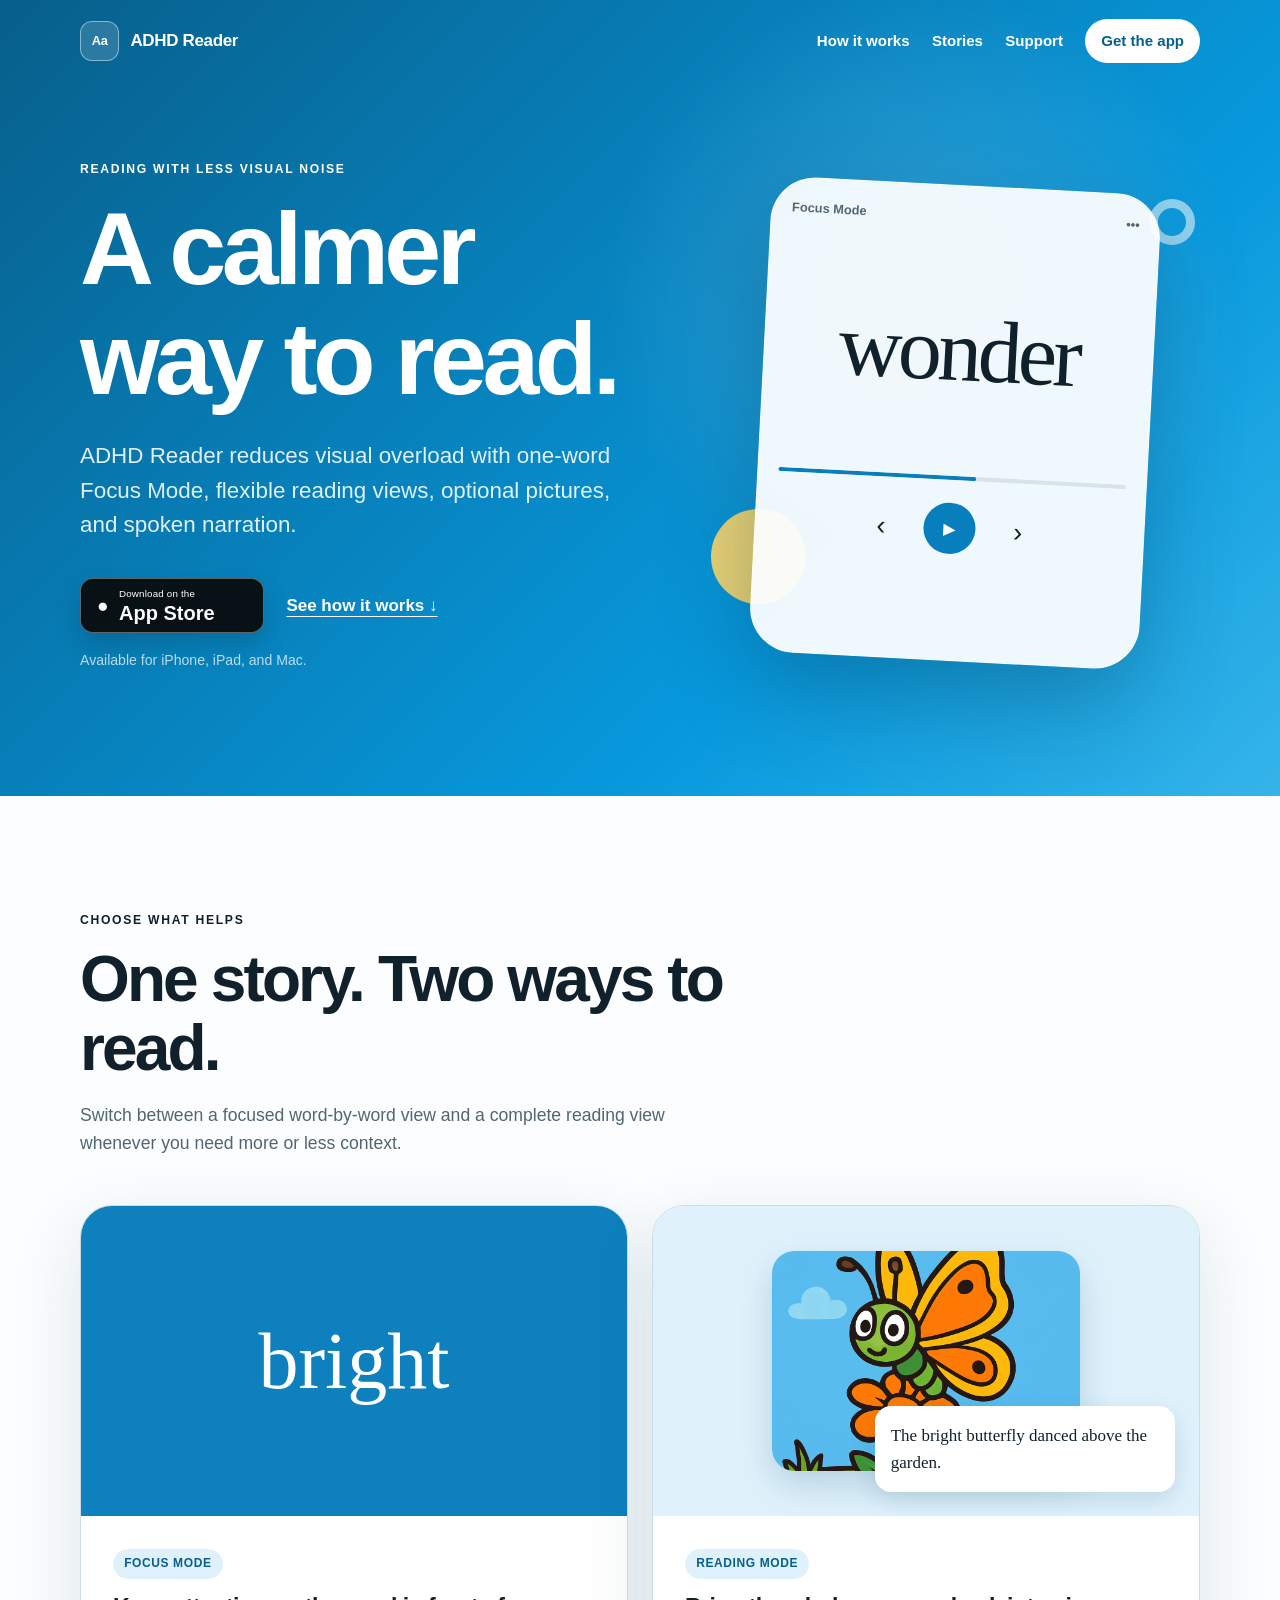
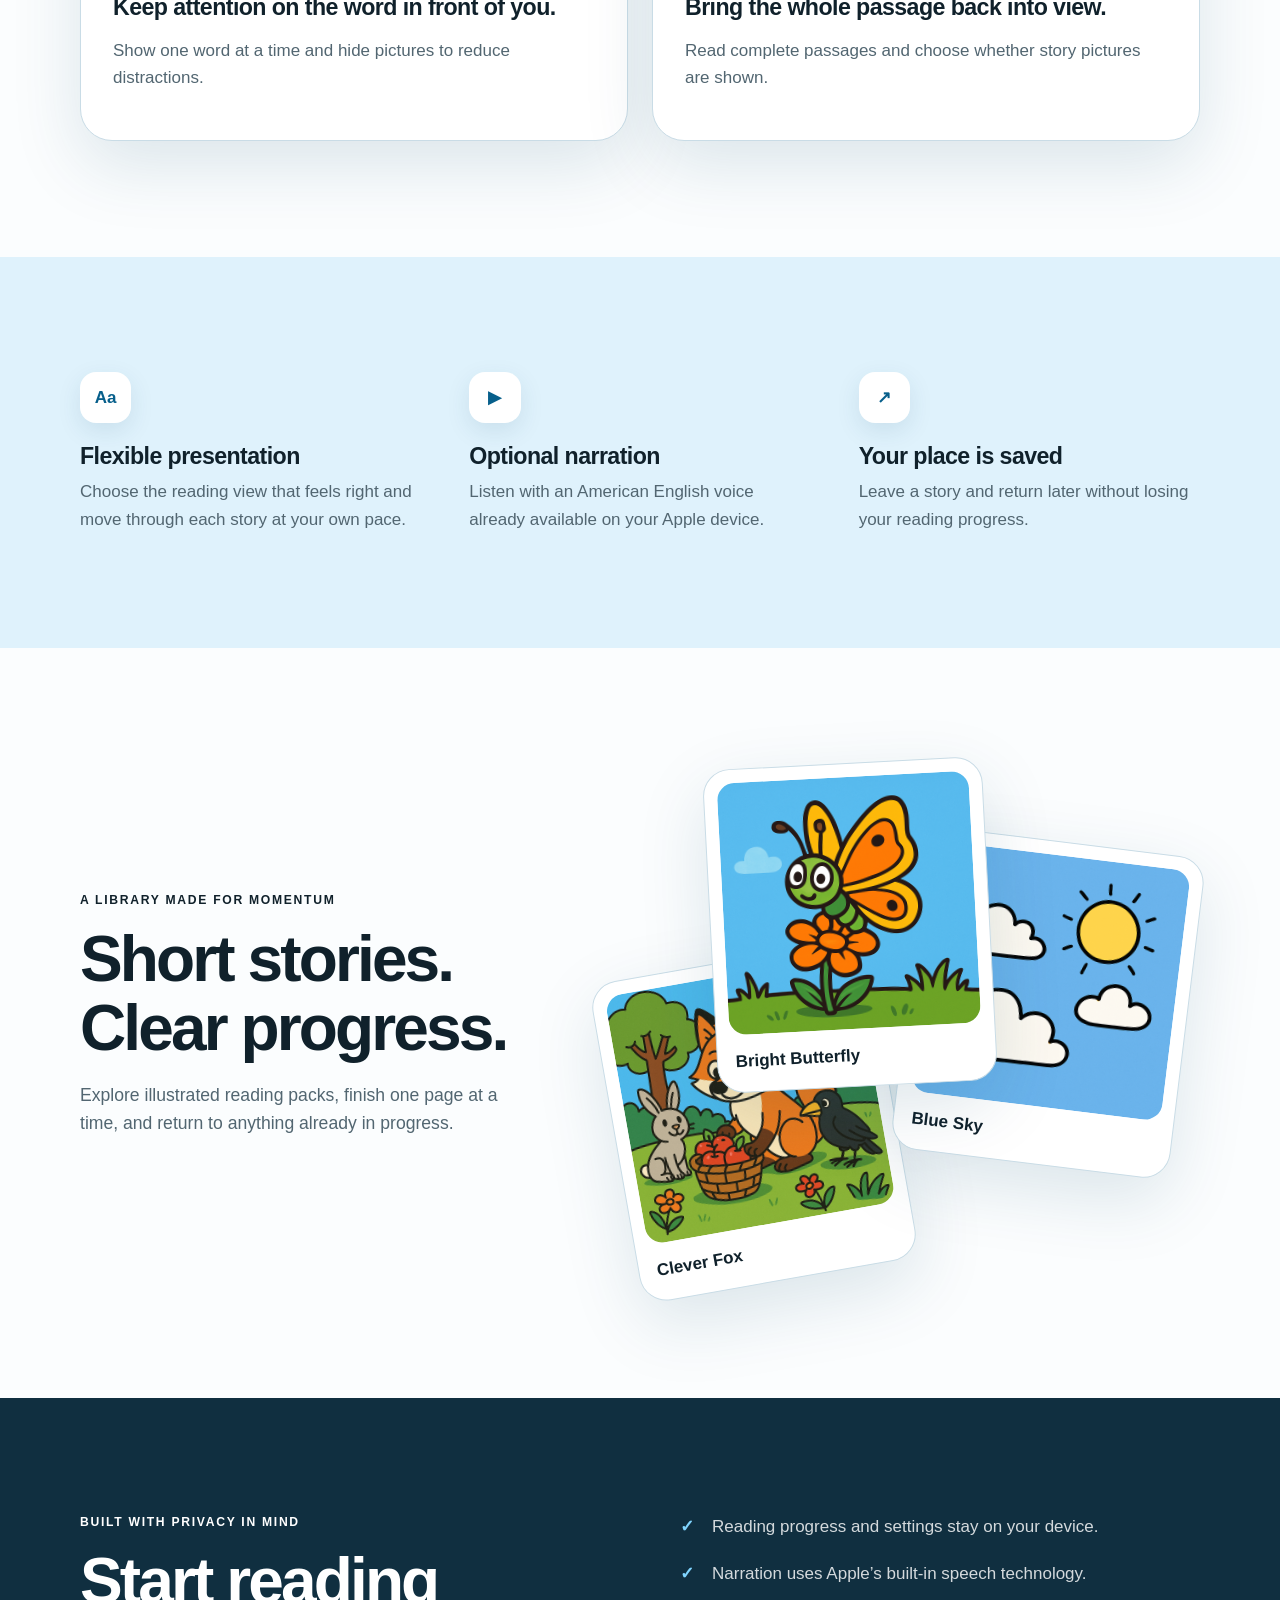
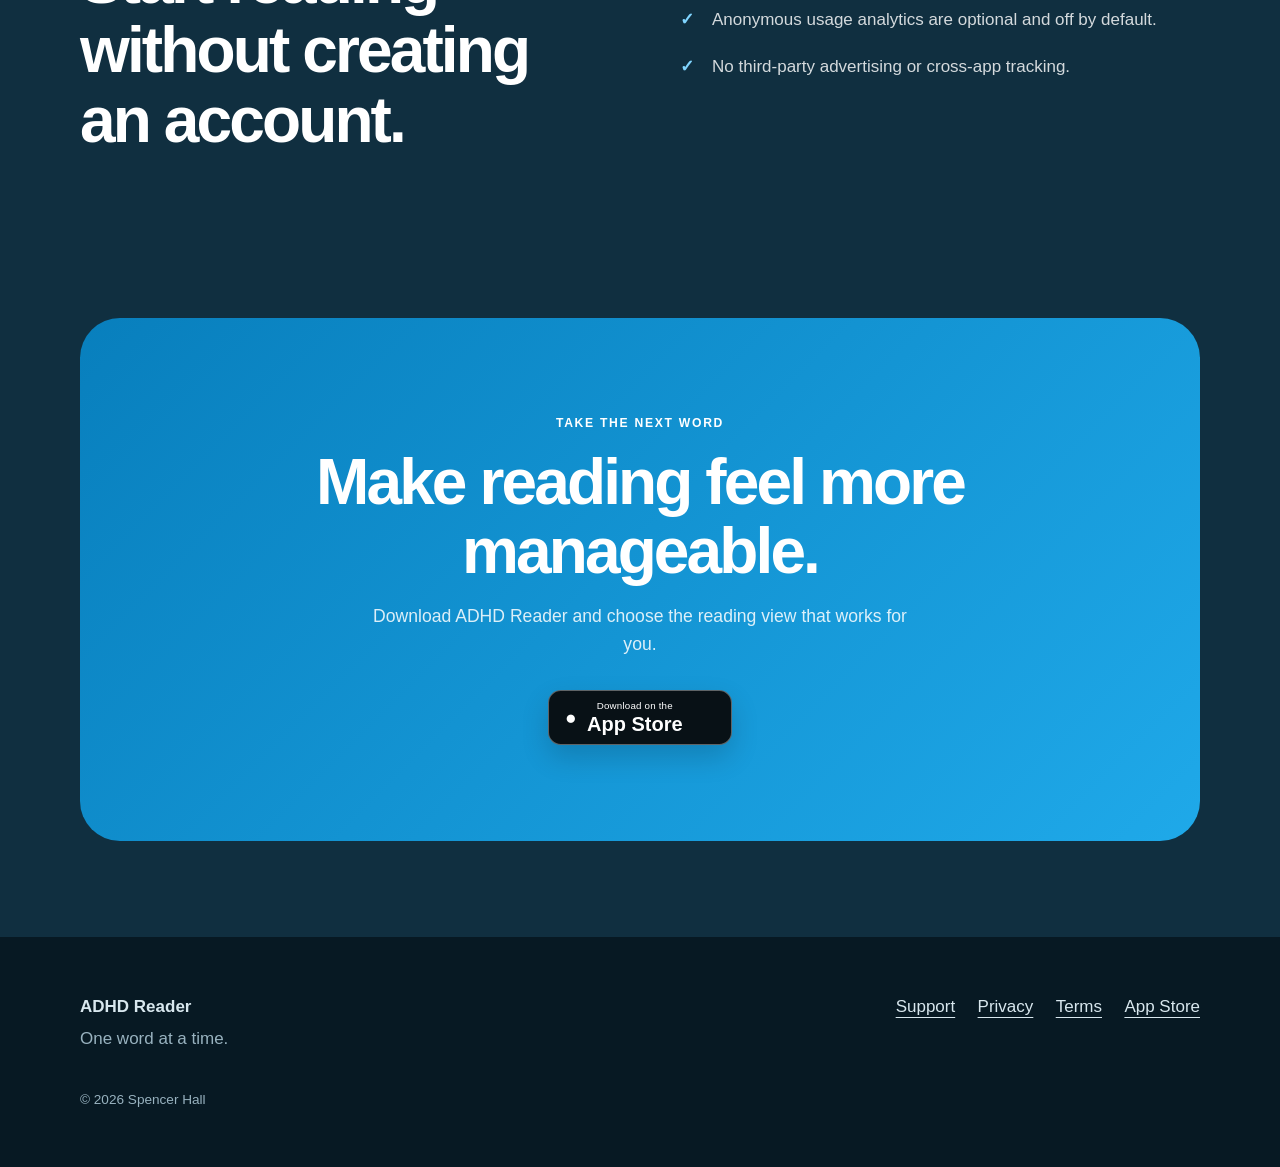
<file: index.html>
<!doctype html>
<html lang="en">
<head>
    <meta charset="utf-8">
    <meta name="viewport" content="width=device-width, initial-scale=1">
    <meta name="description" content="ADHD Reader creates a calmer reading experience with one-word Focus Mode, flexible reading views, optional pictures, and spoken narration.">
    <meta property="og:title" content="ADHD Reader — A calmer way to read">
    <meta property="og:description" content="Reduce visual overload with focused reading, optional pictures, spoken narration, and saved progress.">
    <meta property="og:type" content="website">
    <meta name="theme-color" content="#087fbd">
    <title>ADHD Reader — A Calmer Way to Read</title>
    <link rel="stylesheet" href="styles.css">
</head>
<body>
    <a class="skip-link" href="#main">Skip to content</a>
    <header class="site-header">
        <nav class="nav container" aria-label="Main navigation">
            <a class="brand" href="index.html" aria-label="ADHD Reader home">
                <span class="brand-mark" aria-hidden="true">Aa</span>
                <span>ADHD Reader</span>
            </a>
            <div class="nav-links">
                <a href="#how-it-works">How it works</a>
                <a href="#stories">Stories</a>
                <a href="support.html">Support</a>
                <a class="button button-small" href="https://apps.apple.com/us/app/adhd-reader/id1557040263">Get the app</a>
            </div>
        </nav>
    </header>

    <main id="main">
        <section class="hero">
            <div class="container hero-grid">
                <div class="hero-copy">
                    <p class="eyebrow">Reading with less visual noise</p>
                    <h1>A calmer way to read.</h1>
                    <p class="lede">ADHD Reader reduces visual overload with one-word Focus Mode, flexible reading views, optional pictures, and spoken narration.</p>
                    <div class="hero-actions">
                        <a class="app-store-button" href="https://apps.apple.com/us/app/adhd-reader/id1557040263" aria-label="Download ADHD Reader on the App Store">
                            <span class="apple" aria-hidden="true">●</span>
                            <span><small>Download on the</small>App Store</span>
                        </a>
                        <a class="text-link" href="#how-it-works">See how it works <span aria-hidden="true">↓</span></a>
                    </div>
                    <p class="availability">Available for iPhone, iPad, and Mac.</p>
                </div>

                <div class="focus-demo" aria-label="Demonstration of Focus Mode showing one word at a time">
                    <div class="demo-window">
                        <div class="demo-topbar">
                            <span class="demo-label">Focus Mode</span>
                            <span aria-hidden="true">•••</span>
                        </div>
                        <div class="demo-word" aria-hidden="true">wonder</div>
                        <div class="demo-progress" aria-hidden="true"><span></span></div>
                        <div class="demo-controls" aria-hidden="true">
                            <span>‹</span><span class="demo-play">▶</span><span>›</span>
                        </div>
                    </div>
                    <span class="orbit orbit-one" aria-hidden="true"></span>
                    <span class="orbit orbit-two" aria-hidden="true"></span>
                </div>
            </div>
        </section>

        <section class="section" id="how-it-works">
            <div class="container">
                <div class="section-heading">
                    <p class="eyebrow">Choose what helps</p>
                    <h2>One story. Two ways to read.</h2>
                    <p>Switch between a focused word-by-word view and a complete reading view whenever you need more or less context.</p>
                </div>
                <div class="mode-grid">
                    <article class="mode-card mode-focus">
                        <div class="mode-visual" aria-hidden="true">
                            <span class="single-word">bright</span>
                        </div>
                        <div class="mode-copy">
                            <span class="pill">Focus Mode</span>
                            <h3>Keep attention on the word in front of you.</h3>
                            <p>Show one word at a time and hide pictures to reduce distractions.</p>
                        </div>
                    </article>
                    <article class="mode-card mode-reading">
                        <div class="mode-visual reading-preview" aria-hidden="true">
                            <img src="assets/bright-butterfly.png" alt="">
                            <span>The bright butterfly danced above the garden.</span>
                        </div>
                        <div class="mode-copy">
                            <span class="pill">Reading Mode</span>
                            <h3>Bring the whole passage back into view.</h3>
                            <p>Read complete passages and choose whether story pictures are shown.</p>
                        </div>
                    </article>
                </div>
            </div>
        </section>

        <section class="section soft-section">
            <div class="container benefits-grid">
                <article>
                    <span class="benefit-icon" aria-hidden="true">Aa</span>
                    <h3>Flexible presentation</h3>
                    <p>Choose the reading view that feels right and move through each story at your own pace.</p>
                </article>
                <article>
                    <span class="benefit-icon" aria-hidden="true">▶</span>
                    <h3>Optional narration</h3>
                    <p>Listen with an American English voice already available on your Apple device.</p>
                </article>
                <article>
                    <span class="benefit-icon" aria-hidden="true">↗</span>
                    <h3>Your place is saved</h3>
                    <p>Leave a story and return later without losing your reading progress.</p>
                </article>
            </div>
        </section>

        <section class="section" id="stories">
            <div class="container story-layout">
                <div class="section-heading story-heading">
                    <p class="eyebrow">A library made for momentum</p>
                    <h2>Short stories. Clear progress.</h2>
                    <p>Explore illustrated reading packs, finish one page at a time, and return to anything already in progress.</p>
                </div>
                <div class="story-stack" aria-label="Sample ADHD Reader story packs">
                    <figure class="story-card story-card-one">
                        <img src="assets/bright-butterfly.png" alt="Bright Butterfly story pack artwork">
                        <figcaption>Bright Butterfly</figcaption>
                    </figure>
                    <figure class="story-card story-card-two">
                        <img src="assets/blue-sky.png" alt="Blue Sky story pack artwork">
                        <figcaption>Blue Sky</figcaption>
                    </figure>
                    <figure class="story-card story-card-three">
                        <img src="assets/clever-fox.png" alt="Clever Fox story pack artwork">
                        <figcaption>Clever Fox</figcaption>
                    </figure>
                </div>
            </div>
        </section>

        <section class="section trust-section">
            <div class="container trust-grid">
                <div>
                    <p class="eyebrow">Built with privacy in mind</p>
                    <h2>Start reading without creating an account.</h2>
                </div>
                <ul class="check-list">
                    <li>Reading progress and settings stay on your device.</li>
                    <li>Narration uses Apple’s built-in speech technology.</li>
                    <li>Anonymous usage analytics are optional and off by default.</li>
                    <li>No third-party advertising or cross-app tracking.</li>
                </ul>
            </div>
        </section>

        <section class="cta-section">
            <div class="container cta-card">
                <p class="eyebrow">Take the next word</p>
                <h2>Make reading feel more manageable.</h2>
                <p>Download ADHD Reader and choose the reading view that works for you.</p>
                <a class="app-store-button app-store-button-light" href="https://apps.apple.com/us/app/adhd-reader/id1557040263" aria-label="Download ADHD Reader on the App Store">
                    <span class="apple" aria-hidden="true">●</span>
                    <span><small>Download on the</small>App Store</span>
                </a>
            </div>
        </section>
    </main>

    <footer class="site-footer">
        <div class="container footer-grid">
            <div><strong>ADHD Reader</strong><p>One word at a time.</p></div>
            <nav aria-label="Footer navigation">
                <a href="support.html">Support</a>
                <a href="privacy.html">Privacy</a>
                <a href="terms.html">Terms</a>
                <a href="https://apps.apple.com/us/app/adhd-reader/id1557040263">App Store</a>
            </nav>
            <p class="copyright">&copy; 2026 Spencer Hall</p>
        </div>
    </footer>
</body>
</html>
</file>
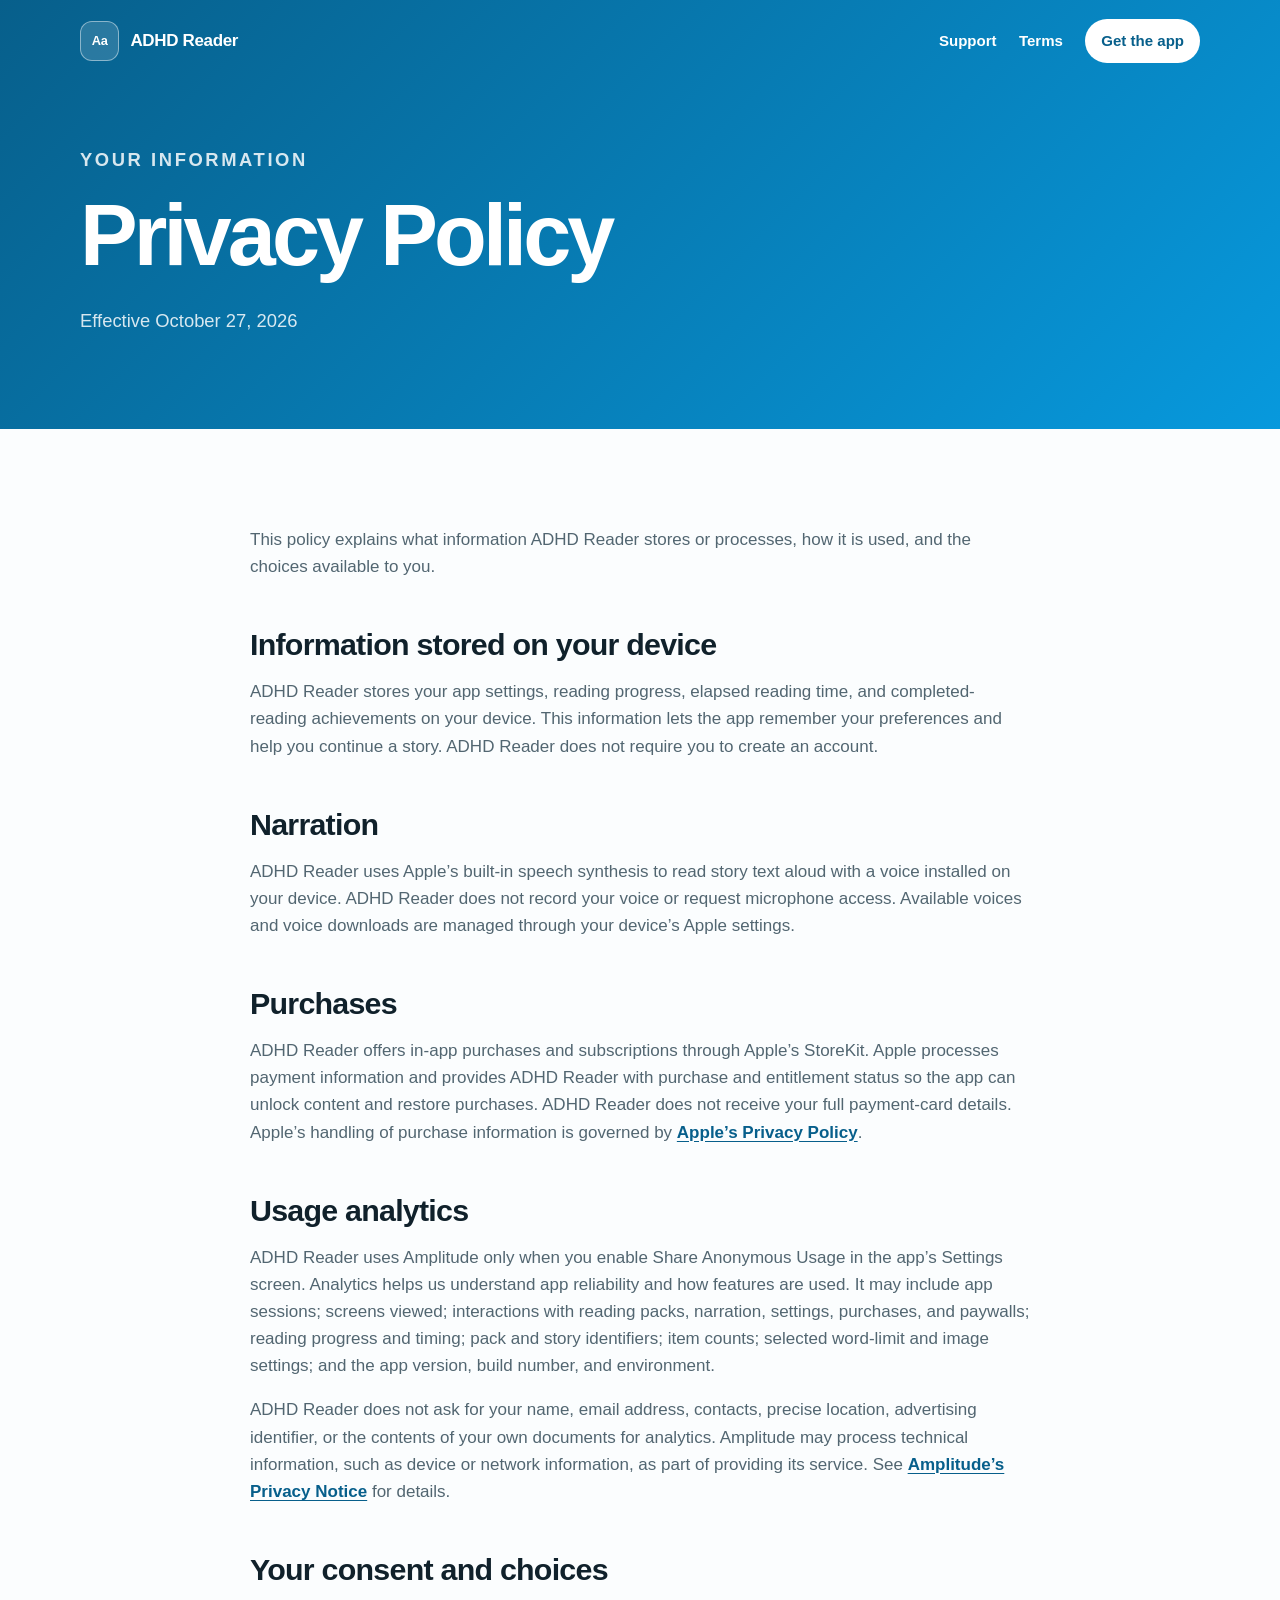
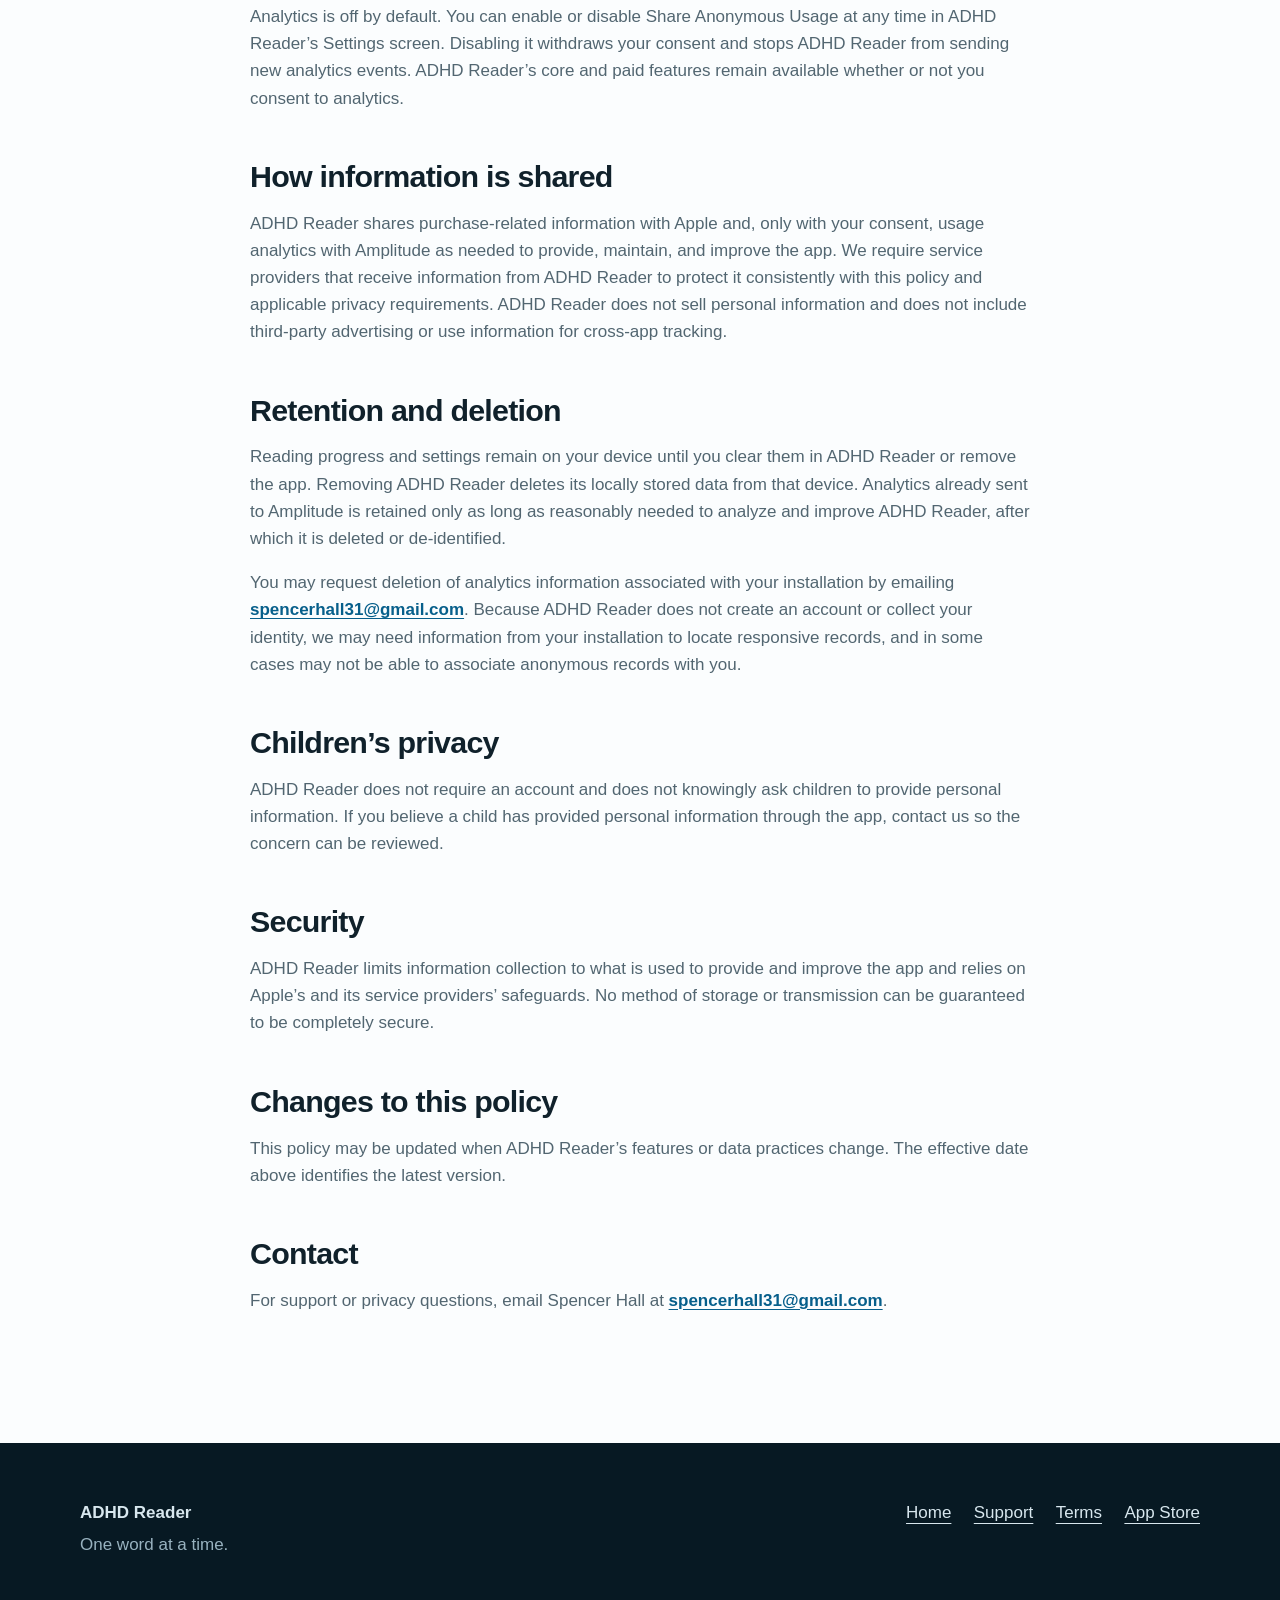
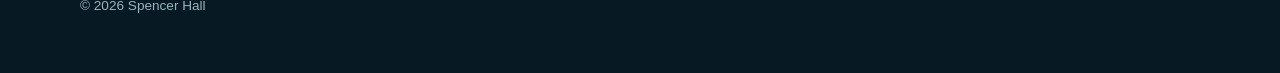
<file: privacy.html>
<!doctype html>
<html lang="en">
<head>
    <meta charset="utf-8">
    <meta name="viewport" content="width=device-width, initial-scale=1">
    <meta name="description" content="Privacy policy for ADHD Reader.">
    <title>Privacy Policy — ADHD Reader</title>
    <link rel="stylesheet" href="styles.css">
</head>
<body>
    <a class="skip-link" href="#main">Skip to content</a>
    <header class="site-header"><nav class="nav container" aria-label="Main navigation"><a class="brand" href="index.html"><span class="brand-mark" aria-hidden="true">Aa</span><span>ADHD Reader</span></a><div class="nav-links"><a href="support.html">Support</a><a href="terms.html">Terms</a><a class="button button-small" href="https://apps.apple.com/us/app/adhd-reader/id1557040263">Get the app</a></div></nav></header>
    <main id="main">
        <div class="page-header"><div class="container"><p class="eyebrow">Your information</p><h1>Privacy Policy</h1><p>Effective October 27, 2026</p></div></div>
        <div class="content-page"><article class="container prose">
            <p>This policy explains what information ADHD Reader stores or processes, how it is used, and the choices available to you.</p>
            <h2>Information stored on your device</h2>
            <p>ADHD Reader stores your app settings, reading progress, elapsed reading time, and completed-reading achievements on your device. This information lets the app remember your preferences and help you continue a story. ADHD Reader does not require you to create an account.</p>
            <h2>Narration</h2>
            <p>ADHD Reader uses Apple’s built-in speech synthesis to read story text aloud with a voice installed on your device. ADHD Reader does not record your voice or request microphone access. Available voices and voice downloads are managed through your device’s Apple settings.</p>
            <h2>Purchases</h2>
            <p>ADHD Reader offers in-app purchases and subscriptions through Apple’s StoreKit. Apple processes payment information and provides ADHD Reader with purchase and entitlement status so the app can unlock content and restore purchases. ADHD Reader does not receive your full payment-card details. Apple’s handling of purchase information is governed by <a href="https://www.apple.com/legal/privacy/" rel="noopener noreferrer">Apple’s Privacy Policy</a>.</p>
            <h2>Usage analytics</h2>
            <p>ADHD Reader uses Amplitude only when you enable Share Anonymous Usage in the app’s Settings screen. Analytics helps us understand app reliability and how features are used. It may include app sessions; screens viewed; interactions with reading packs, narration, settings, purchases, and paywalls; reading progress and timing; pack and story identifiers; item counts; selected word-limit and image settings; and the app version, build number, and environment.</p>
            <p>ADHD Reader does not ask for your name, email address, contacts, precise location, advertising identifier, or the contents of your own documents for analytics. Amplitude may process technical information, such as device or network information, as part of providing its service. See <a href="https://amplitude.com/privacy" rel="noopener noreferrer">Amplitude’s Privacy Notice</a> for details.</p>
            <h2>Your consent and choices</h2>
            <p>Analytics is off by default. You can enable or disable Share Anonymous Usage at any time in ADHD Reader’s Settings screen. Disabling it withdraws your consent and stops ADHD Reader from sending new analytics events. ADHD Reader’s core and paid features remain available whether or not you consent to analytics.</p>
            <h2>How information is shared</h2>
            <p>ADHD Reader shares purchase-related information with Apple and, only with your consent, usage analytics with Amplitude as needed to provide, maintain, and improve the app. We require service providers that receive information from ADHD Reader to protect it consistently with this policy and applicable privacy requirements. ADHD Reader does not sell personal information and does not include third-party advertising or use information for cross-app tracking.</p>
            <h2>Retention and deletion</h2>
            <p>Reading progress and settings remain on your device until you clear them in ADHD Reader or remove the app. Removing ADHD Reader deletes its locally stored data from that device. Analytics already sent to Amplitude is retained only as long as reasonably needed to analyze and improve ADHD Reader, after which it is deleted or de-identified.</p>
            <p>You may request deletion of analytics information associated with your installation by emailing <a href="mailto:spencerhall31@gmail.com">spencerhall31@gmail.com</a>. Because ADHD Reader does not create an account or collect your identity, we may need information from your installation to locate responsive records, and in some cases may not be able to associate anonymous records with you.</p>
            <h2>Children’s privacy</h2>
            <p>ADHD Reader does not require an account and does not knowingly ask children to provide personal information. If you believe a child has provided personal information through the app, contact us so the concern can be reviewed.</p>
            <h2>Security</h2>
            <p>ADHD Reader limits information collection to what is used to provide and improve the app and relies on Apple’s and its service providers’ safeguards. No method of storage or transmission can be guaranteed to be completely secure.</p>
            <h2>Changes to this policy</h2>
            <p>This policy may be updated when ADHD Reader’s features or data practices change. The effective date above identifies the latest version.</p>
            <h2>Contact</h2>
            <p>For support or privacy questions, email Spencer Hall at <a href="mailto:spencerhall31@gmail.com">spencerhall31@gmail.com</a>.</p>
        </article></div>
    </main>
    <footer class="site-footer"><div class="container footer-grid"><div><strong>ADHD Reader</strong><p>One word at a time.</p></div><nav aria-label="Footer navigation"><a href="index.html">Home</a><a href="support.html">Support</a><a href="terms.html">Terms</a><a href="https://apps.apple.com/us/app/adhd-reader/id1557040263">App Store</a></nav><p class="copyright">&copy; 2026 Spencer Hall</p></div></footer>
</body>
</html>
</file>
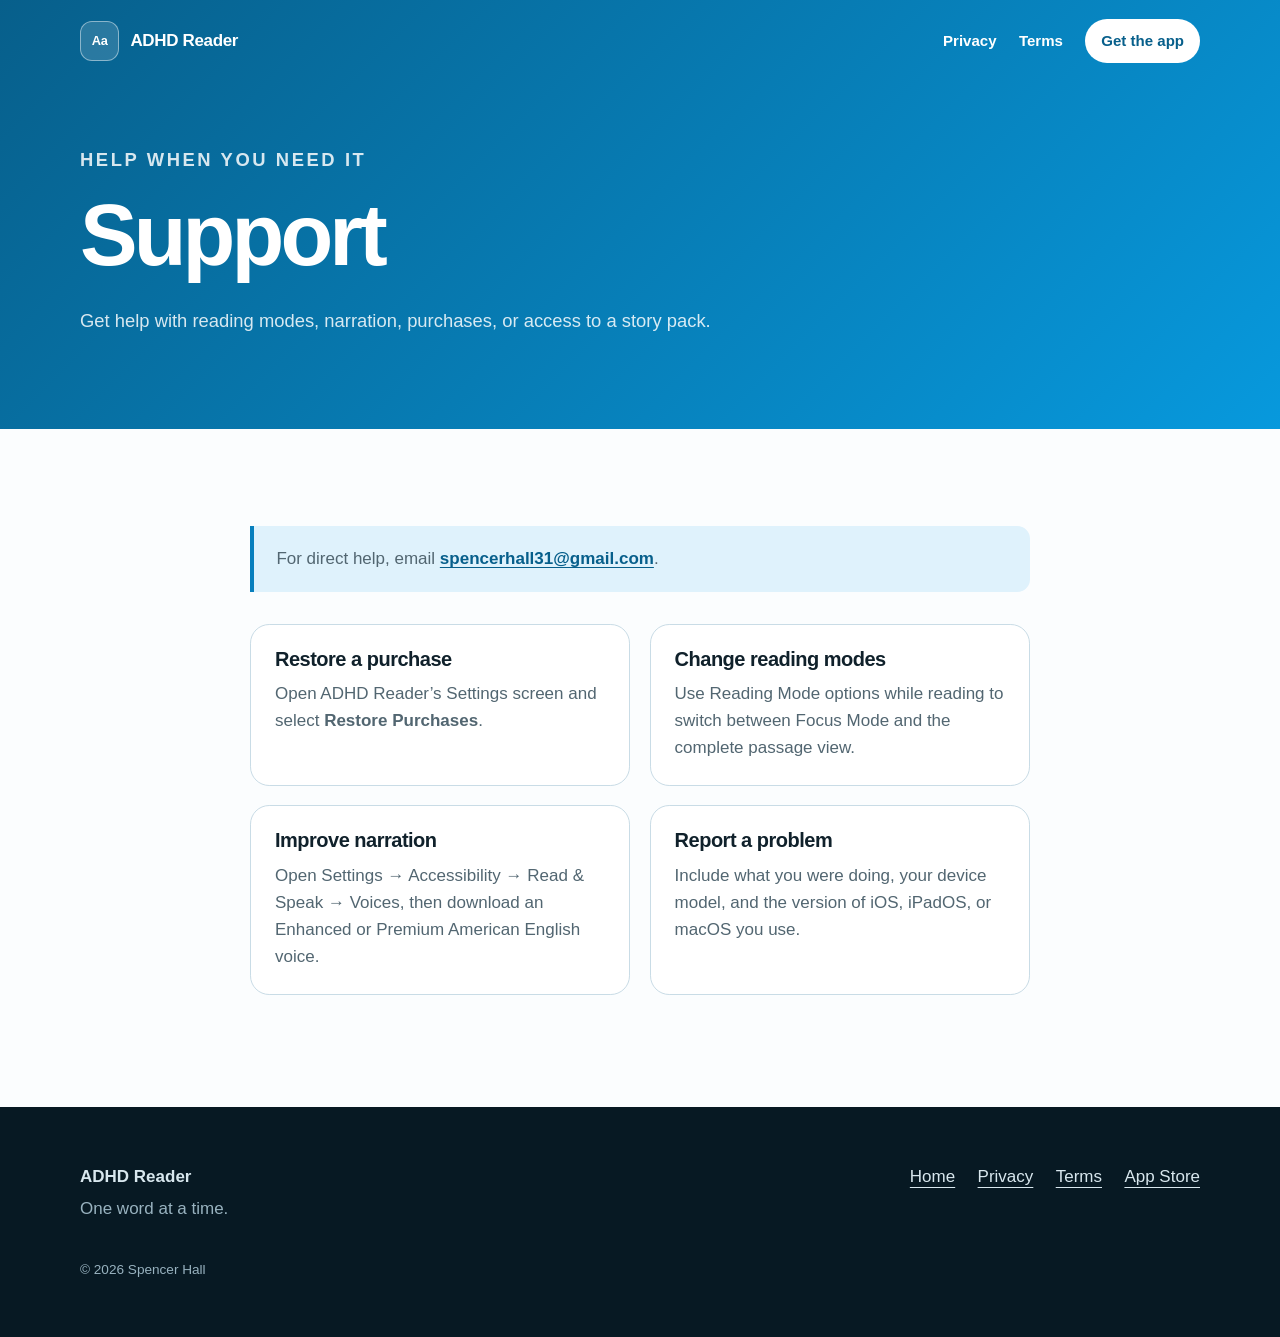
<file: support.html>
<!doctype html>
<html lang="en">
<head>
    <meta charset="utf-8">
    <meta name="viewport" content="width=device-width, initial-scale=1">
    <meta name="description" content="Support for ADHD Reader, including narration, purchases, and reading packs.">
    <title>Support — ADHD Reader</title>
    <link rel="stylesheet" href="styles.css">
</head>
<body>
    <a class="skip-link" href="#main">Skip to content</a>
    <header class="site-header"><nav class="nav container" aria-label="Main navigation"><a class="brand" href="index.html"><span class="brand-mark" aria-hidden="true">Aa</span><span>ADHD Reader</span></a><div class="nav-links"><a href="privacy.html">Privacy</a><a href="terms.html">Terms</a><a class="button button-small" href="https://apps.apple.com/us/app/adhd-reader/id1557040263">Get the app</a></div></nav></header>
    <main id="main">
        <div class="page-header"><div class="container"><p class="eyebrow">Help when you need it</p><h1>Support</h1><p>Get help with reading modes, narration, purchases, or access to a story pack.</p></div></div>
        <div class="content-page"><div class="container prose">
            <p class="notice">For direct help, email <a href="mailto:spencerhall31@gmail.com">spencerhall31@gmail.com</a>.</p>
            <div class="support-grid">
                <section class="support-card"><h2>Restore a purchase</h2><p>Open ADHD Reader’s Settings screen and select <strong>Restore Purchases</strong>.</p></section>
                <section class="support-card"><h2>Change reading modes</h2><p>Use Reading Mode options while reading to switch between Focus Mode and the complete passage view.</p></section>
                <section class="support-card"><h2>Improve narration</h2><p>Open Settings → Accessibility → Read &amp; Speak → Voices, then download an Enhanced or Premium American English voice.</p></section>
                <section class="support-card"><h2>Report a problem</h2><p>Include what you were doing, your device model, and the version of iOS, iPadOS, or macOS you use.</p></section>
            </div>
        </div></div>
    </main>
    <footer class="site-footer"><div class="container footer-grid"><div><strong>ADHD Reader</strong><p>One word at a time.</p></div><nav aria-label="Footer navigation"><a href="index.html">Home</a><a href="privacy.html">Privacy</a><a href="terms.html">Terms</a><a href="https://apps.apple.com/us/app/adhd-reader/id1557040263">App Store</a></nav><p class="copyright">&copy; 2026 Spencer Hall</p></div></footer>
</body>
</html>
</file>
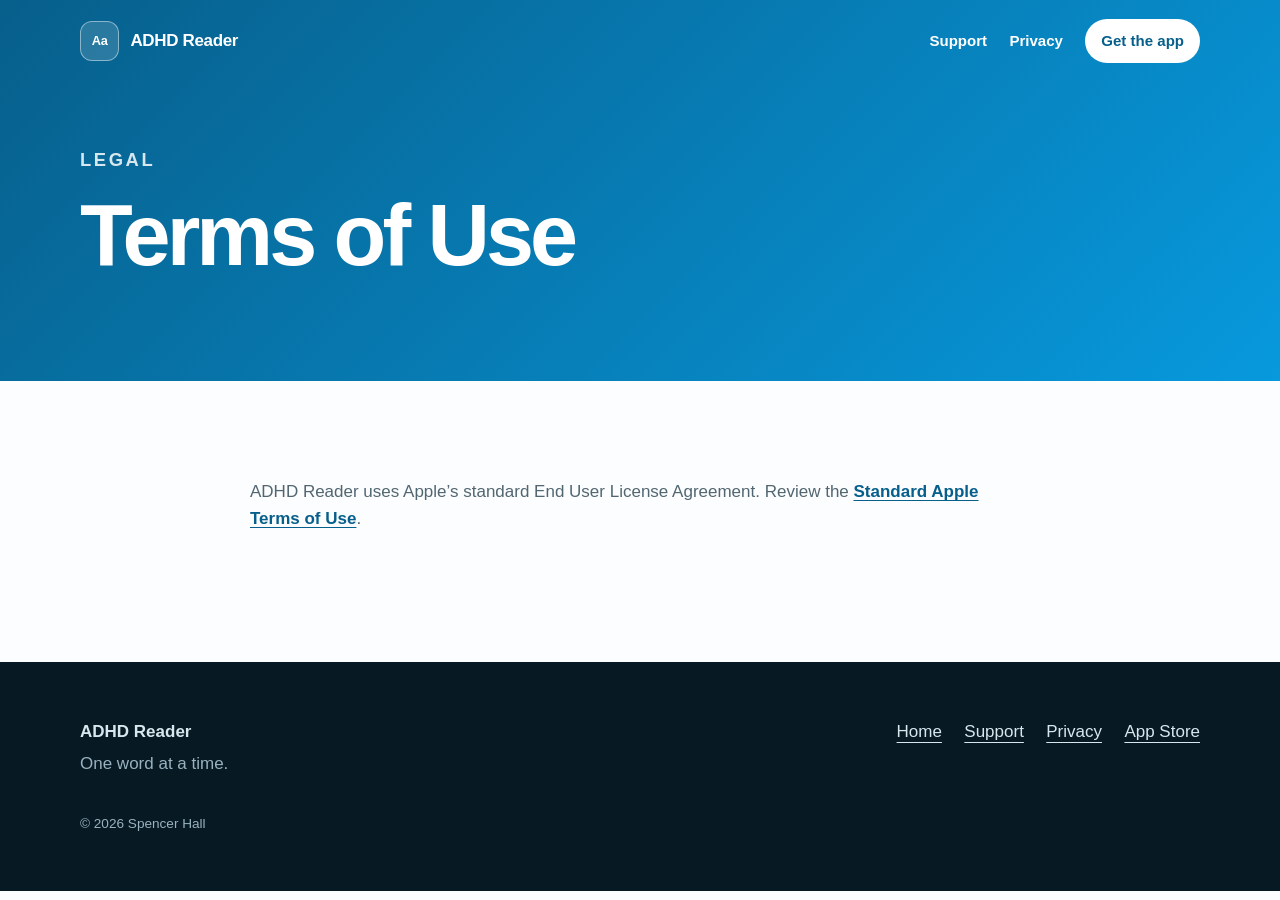
<file: terms.html>
<!doctype html>
<html lang="en">
<head>
    <meta charset="utf-8">
    <meta name="viewport" content="width=device-width, initial-scale=1">
    <meta name="description" content="Terms of use for ADHD Reader.">
    <title>Terms of Use — ADHD Reader</title>
    <link rel="stylesheet" href="styles.css">
</head>
<body>
    <a class="skip-link" href="#main">Skip to content</a>
    <header class="site-header"><nav class="nav container" aria-label="Main navigation"><a class="brand" href="index.html"><span class="brand-mark" aria-hidden="true">Aa</span><span>ADHD Reader</span></a><div class="nav-links"><a href="support.html">Support</a><a href="privacy.html">Privacy</a><a class="button button-small" href="https://apps.apple.com/us/app/adhd-reader/id1557040263">Get the app</a></div></nav></header>
    <main id="main">
        <div class="page-header"><div class="container"><p class="eyebrow">Legal</p><h1>Terms of Use</h1></div></div>
        <div class="content-page"><div class="container prose"><p>ADHD Reader uses Apple’s standard End User License Agreement. Review the <a href="https://www.apple.com/legal/internet-services/itunes/dev/stdeula/" rel="noopener noreferrer">Standard Apple Terms of Use</a>.</p></div></div>
    </main>
    <footer class="site-footer"><div class="container footer-grid"><div><strong>ADHD Reader</strong><p>One word at a time.</p></div><nav aria-label="Footer navigation"><a href="index.html">Home</a><a href="support.html">Support</a><a href="privacy.html">Privacy</a><a href="https://apps.apple.com/us/app/adhd-reader/id1557040263">App Store</a></nav><p class="copyright">&copy; 2026 Spencer Hall</p></div></footer>
</body>
</html>
</file>
<file: styles.css>
:root {
    color-scheme: light dark;
    --ink: #10212b;
    --muted: #526671;
    --blue: #087fbd;
    --blue-dark: #075f8b;
    --sky: #dff2fc;
    --paper: #fbfdfe;
    --surface: #ffffff;
    --line: #c9dce6;
    --warm: #f7d671;
    --shadow: 0 24px 70px rgba(7, 69, 101, 0.13);
}

@media (prefers-color-scheme: dark) {
    :root {
        --ink: #f6fbfd;
        --muted: #b8cbd4;
        --blue: #43b8f3;
        --blue-dark: #8ad5fa;
        --sky: #102d3d;
        --paper: #081821;
        --surface: #10242f;
        --line: #294553;
        --warm: #f0ce66;
        --shadow: 0 24px 70px rgba(0, 0, 0, 0.26);
    }
}

* { box-sizing: border-box; }
html { scroll-behavior: smooth; }
body { margin: 0; background: var(--paper); color: var(--ink); font-family: -apple-system, BlinkMacSystemFont, "SF Pro Text", "Helvetica Neue", sans-serif; font-size: 17px; line-height: 1.6; }
img { display: block; max-width: 100%; }
a { color: inherit; }
.container { width: min(1120px, calc(100% - 2.5rem)); margin-inline: auto; }
.skip-link { position: fixed; left: 1rem; top: 1rem; z-index: 20; transform: translateY(-180%); padding: .7rem 1rem; border-radius: .6rem; background: var(--ink); color: var(--paper); }
.skip-link:focus { transform: none; }
:focus-visible { outline: 3px solid var(--warm); outline-offset: 4px; }

.site-header { position: absolute; inset: 0 0 auto; z-index: 10; color: white; }
.nav { min-height: 82px; display: flex; align-items: center; justify-content: space-between; gap: 2rem; }
.brand { display: inline-flex; align-items: center; gap: .7rem; font-weight: 800; text-decoration: none; letter-spacing: -.02em; }
.brand-mark { display: grid; width: 2.45rem; height: 2.45rem; place-items: center; border: 1px solid rgba(255,255,255,.45); border-radius: .75rem; background: rgba(255,255,255,.14); font-size: .8rem; }
.nav-links { display: flex; align-items: center; gap: 1.4rem; }
.nav-links a { text-decoration: none; font-size: .94rem; font-weight: 650; }
.button { display: inline-flex; align-items: center; justify-content: center; border-radius: 999px; background: white; color: #075f8b; font-weight: 800; text-decoration: none; }
.button-small { padding: .62rem 1rem; }

.hero { overflow: hidden; min-height: 760px; padding: 160px 0 110px; background: radial-gradient(circle at 72% 38%, rgba(255,255,255,.18), transparent 20rem), linear-gradient(135deg, #075f8b 0%, #0799dd 68%, #35b4e9 100%); color: white; }
.hero-grid { display: grid; grid-template-columns: 1.05fr .95fr; align-items: center; gap: clamp(2rem, 7vw, 7rem); }
.eyebrow { margin: 0 0 .9rem; font-size: .76rem; font-weight: 850; letter-spacing: .14em; text-transform: uppercase; }
h1, h2, h3 { margin-top: 0; line-height: 1.08; letter-spacing: -.045em; }
h1 { margin-bottom: 1.5rem; max-width: 690px; font-size: clamp(4rem, 8vw, 7.2rem); }
h2 { margin-bottom: 1rem; font-size: clamp(2.4rem, 5vw, 4.3rem); }
h3 { font-size: 1.45rem; letter-spacing: -.025em; }
.lede { max-width: 650px; margin: 0; font-size: clamp(1.15rem, 2vw, 1.4rem); line-height: 1.55; color: rgba(255,255,255,.88); }
.hero-actions { display: flex; align-items: center; gap: 1.4rem; margin-top: 2.2rem; }
.app-store-button { display: inline-flex; align-items: center; gap: .65rem; min-width: 184px; padding: .62rem 1rem; border: 1px solid rgba(255,255,255,.35); border-radius: .8rem; background: #081116; color: white; text-decoration: none; font-size: 1.25rem; font-weight: 650; line-height: 1; box-shadow: 0 12px 28px rgba(0,0,0,.16); }
.app-store-button small { display: block; margin-bottom: .22rem; font-size: .61rem; font-weight: 500; letter-spacing: .02em; }
.apple { font-size: 1.2rem; }
.text-link { font-weight: 750; text-underline-offset: .3em; }
.availability { margin-top: 1rem; color: rgba(255,255,255,.72); font-size: .88rem; }

.focus-demo { position: relative; display: grid; place-items: center; min-height: 440px; }
.demo-window { position: relative; z-index: 2; width: min(100%, 390px); aspect-ratio: .82; padding: 1.25rem; border: 1px solid rgba(255,255,255,.46); border-radius: 2.8rem; background: rgba(251,253,254,.95); color: #10212b; box-shadow: 0 36px 90px rgba(2,44,67,.3); transform: rotate(3deg); }
.demo-topbar { display: flex; justify-content: space-between; align-items: center; font-size: .8rem; font-weight: 750; color: #536772; }
.demo-word { display: grid; min-height: 250px; place-items: center; font-family: Georgia, serif; font-size: clamp(3rem, 7vw, 5.5rem); letter-spacing: -.045em; }
.demo-progress { height: 4px; overflow: hidden; border-radius: 99px; background: #d7e3e9; }
.demo-progress span { display: block; width: 57%; height: 100%; border-radius: inherit; background: #087fbd; }
.demo-controls { display: flex; justify-content: center; align-items: center; gap: 2.4rem; padding-top: 1.4rem; font-size: 1.7rem; }
.demo-play { display: grid; width: 3.2rem; height: 3.2rem; place-items: center; border-radius: 50%; background: #087fbd; color: white; font-size: 1rem; }
.orbit { position: absolute; border-radius: 50%; }
.orbit-one { width: 95px; height: 95px; left: 0; bottom: 12%; background: var(--warm); opacity: .95; }
.orbit-two { width: 46px; height: 46px; right: 1%; top: 3%; border: 9px solid rgba(255,255,255,.55); }

.section { padding: clamp(5rem, 9vw, 8rem) 0; }
.section-heading { max-width: 730px; margin-bottom: 3rem; }
.section-heading > p:last-child { max-width: 650px; color: var(--muted); font-size: 1.1rem; }
.mode-grid { display: grid; grid-template-columns: 1fr 1fr; gap: 1.5rem; }
.mode-card { overflow: hidden; border: 1px solid var(--line); border-radius: 2rem; background: var(--surface); box-shadow: var(--shadow); }
.mode-visual { display: grid; min-height: 310px; place-items: center; background: #0d80bd; color: white; }
.single-word { font-family: Georgia, serif; font-size: clamp(3rem, 7vw, 5rem); }
.reading-preview { position: relative; padding: 1.5rem; background: #dff2fc; color: #10212b; }
.reading-preview img { width: 62%; max-height: 220px; object-fit: cover; border-radius: 1.4rem; box-shadow: 0 14px 35px rgba(7,69,101,.18); }
.reading-preview span { position: absolute; right: 1.5rem; bottom: 1.5rem; width: 55%; padding: 1rem; border-radius: 1rem; background: white; box-shadow: 0 8px 25px rgba(7,69,101,.15); font-family: Georgia, serif; }
.mode-copy { padding: 2rem; }
.mode-copy h3 { margin: 1rem 0 .7rem; }
.mode-copy p { color: var(--muted); }
.pill { display: inline-block; padding: .35rem .7rem; border-radius: 99px; background: var(--sky); color: var(--blue-dark); font-size: .75rem; font-weight: 850; letter-spacing: .05em; text-transform: uppercase; }

.soft-section { background: var(--sky); }
.benefits-grid { display: grid; grid-template-columns: repeat(3, 1fr); gap: 3rem; }
.benefit-icon { display: grid; width: 3.2rem; height: 3.2rem; place-items: center; margin-bottom: 1.3rem; border-radius: 1rem; background: var(--surface); color: var(--blue-dark); box-shadow: 0 8px 24px rgba(7,69,101,.1); font-weight: 850; }
.benefits-grid h3 { margin-bottom: .6rem; }
.benefits-grid p { margin: 0; color: var(--muted); }

.story-layout { display: grid; grid-template-columns: .85fr 1.15fr; align-items: center; gap: 5rem; }
.story-heading { margin-bottom: 0; }
.story-stack { position: relative; min-height: 520px; }
.story-card { position: absolute; width: 280px; margin: 0; padding: .8rem; border: 1px solid var(--line); border-radius: 1.7rem; background: var(--surface); box-shadow: var(--shadow); }
.story-card img { width: 100%; aspect-ratio: 1; border-radius: 1.1rem; object-fit: cover; }
.story-card figcaption { padding: .8rem .3rem .25rem; font-weight: 780; }
.story-card-one { z-index: 3; left: 18%; top: 0; transform: rotate(-3deg); }
.story-card-two { z-index: 2; right: 2%; top: 15%; transform: rotate(7deg); }
.story-card-three { z-index: 1; left: 2%; bottom: 0; transform: rotate(-10deg); }

.trust-section { background: #102f40; color: white; }
.trust-grid { display: grid; grid-template-columns: 1fr 1fr; align-items: start; gap: 5rem; }
.check-list { display: grid; gap: 1.2rem; margin: 0; padding: 0; list-style: none; }
.check-list li { position: relative; padding-left: 2rem; color: rgba(255,255,255,.82); }
.check-list li::before { content: "✓"; position: absolute; left: 0; color: #80d5ff; font-weight: 900; }

.cta-section { padding: 2rem 0 6rem; background: #102f40; }
.cta-card { padding: clamp(3rem, 8vw, 6rem); border-radius: 2.5rem; background: linear-gradient(135deg, #087fbd, #1fa9e9); color: white; text-align: center; }
.cta-card p:not(.eyebrow) { margin: 0 auto 2rem; max-width: 560px; color: rgba(255,255,255,.85); font-size: 1.1rem; }
.app-store-button-light { margin-inline: auto; }

.site-footer { padding: 3.5rem 0; background: #071923; color: #d8e7ee; }
.footer-grid { display: grid; grid-template-columns: 1fr auto; gap: 2rem; align-items: start; }
.footer-grid p { margin: .3rem 0 0; color: #98b2bf; }
.footer-grid nav { display: flex; flex-wrap: wrap; gap: 1.4rem; }
.footer-grid nav a { color: inherit; text-underline-offset: .3em; }
.copyright { grid-column: 1 / -1; font-size: .85rem; }

.page-header { padding: 145px 0 75px; background: linear-gradient(135deg, #075f8b, #0799dd); color: white; }
.page-header h1 { font-size: clamp(3.2rem, 7vw, 5.4rem); }
.page-header p { max-width: 650px; font-size: 1.15rem; color: rgba(255,255,255,.84); }
.content-page { padding: 5rem 0 7rem; }
.prose { max-width: 780px; }
.prose h2 { margin-top: 3rem; font-size: 1.9rem; letter-spacing: -.025em; }
.prose h3 { margin-top: 2.4rem; }
.prose p, .prose li { color: var(--muted); }
.prose a { color: var(--blue-dark); font-weight: 650; text-underline-offset: .2em; }
.notice { padding: 1.2rem 1.4rem; border-left: 4px solid var(--blue); border-radius: 0 .8rem .8rem 0; background: var(--sky); }
.support-grid { display: grid; grid-template-columns: repeat(2, 1fr); gap: 1.2rem; margin-top: 2rem; }
.support-card { padding: 1.5rem; border: 1px solid var(--line); border-radius: 1.2rem; background: var(--surface); }
.support-card h2 { margin: 0 0 .6rem; font-size: 1.25rem; }
.support-card p { margin: 0; }

@media (max-width: 820px) {
    .nav-links > a:not(.button) { display: none; }
    .hero { min-height: auto; padding-top: 130px; }
    .hero-grid, .story-layout, .trust-grid { grid-template-columns: 1fr; }
    .focus-demo { min-height: 390px; }
    .demo-window { max-width: 330px; }
    .mode-grid, .benefits-grid { grid-template-columns: 1fr; }
    .story-layout { gap: 2rem; }
    .story-stack { min-height: 500px; }
    .support-grid { grid-template-columns: 1fr; }
}

@media (max-width: 540px) {
    .container { width: min(100% - 1.5rem, 1120px); }
    .brand-mark { display: none; }
    .hero-actions { align-items: flex-start; flex-direction: column; }
    h1 { font-size: 3.7rem; }
    .mode-visual { min-height: 250px; }
    .story-stack { min-height: 440px; transform: scale(.86); transform-origin: top center; }
    .story-card { width: 240px; }
    .footer-grid { grid-template-columns: 1fr; }
    .copyright { grid-column: auto; }
}

@media (prefers-reduced-motion: reduce) {
    html { scroll-behavior: auto; }
}
</file>
